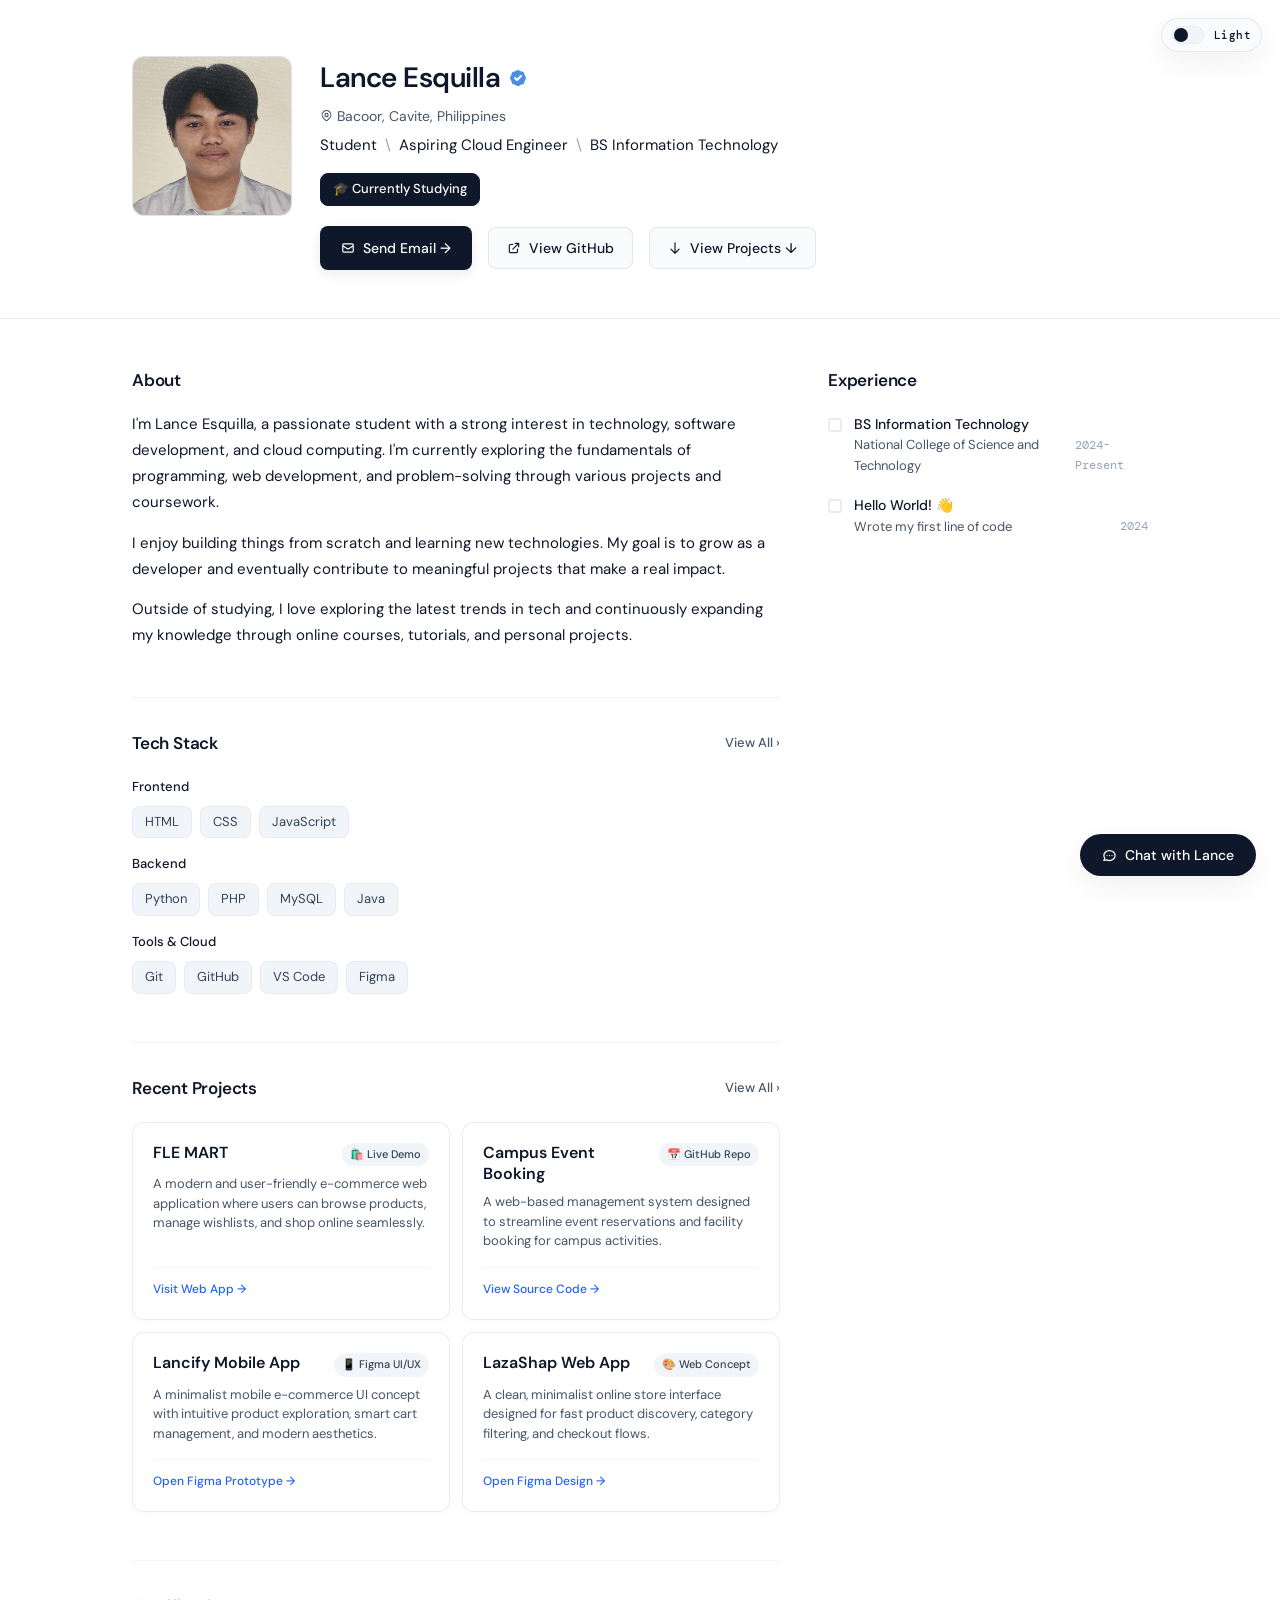
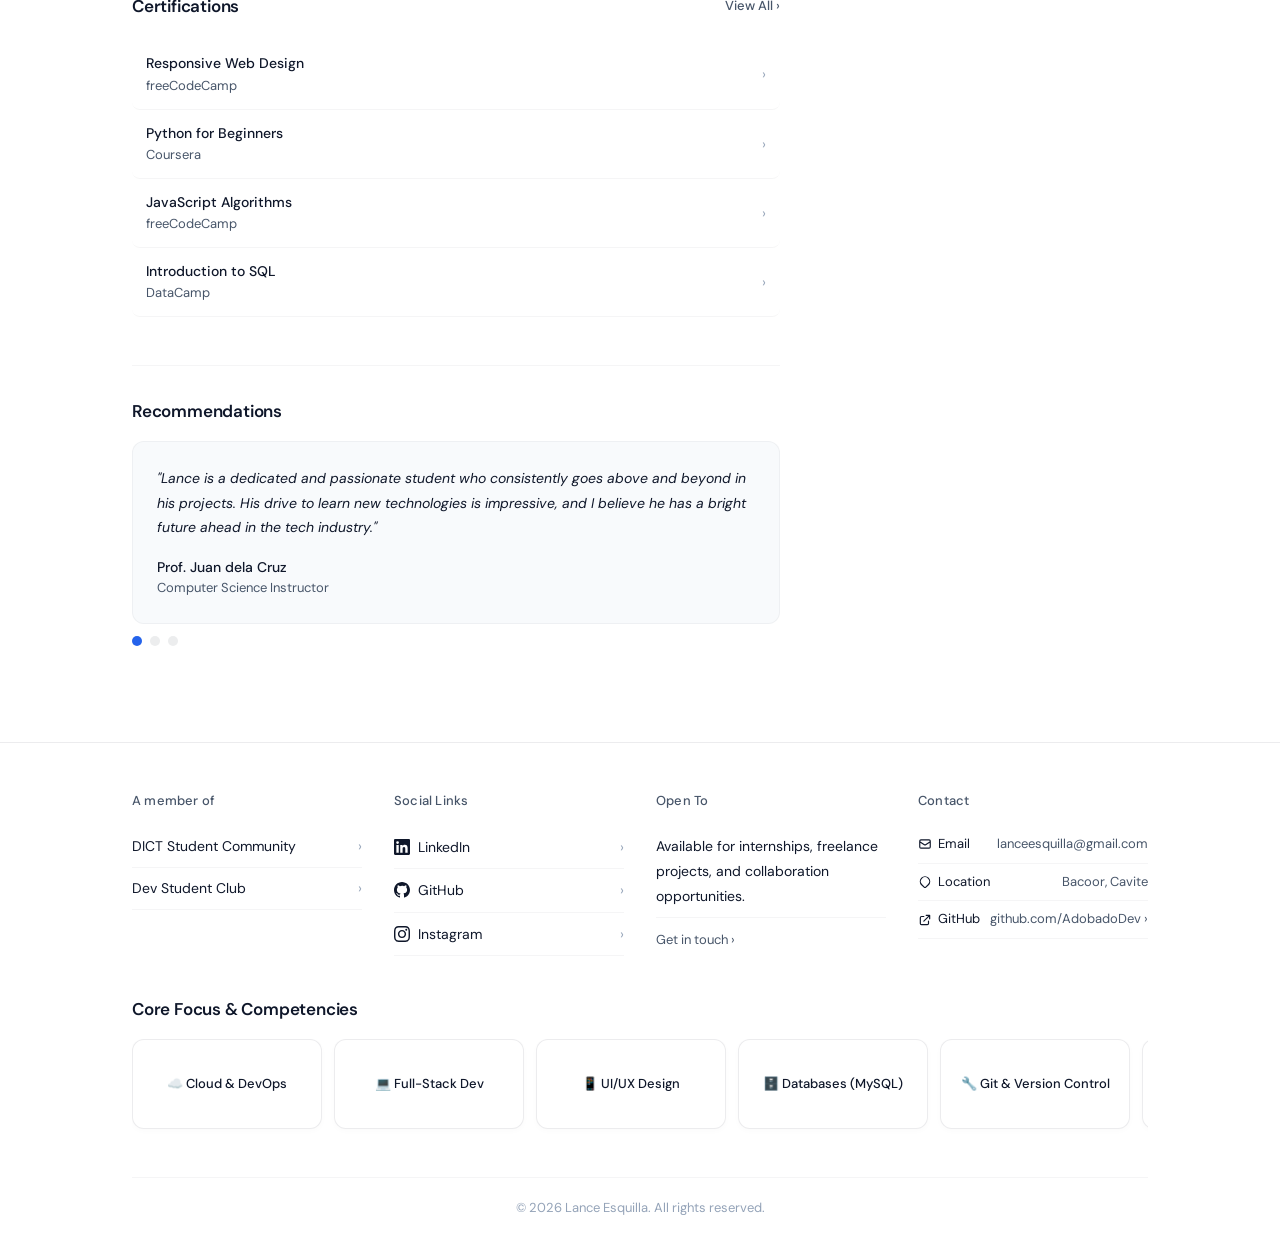
<file: index.html>
<!doctype html>
<html lang="en">

<head>
  <meta charset="UTF-8" />
  <meta name="viewport" content="width=device-width, initial-scale=1.0" />
  <meta name="description" content="Portfolio of Lance Esquilla - BS Information Technology student & aspiring Cloud Engineer. Explore my web development projects and UI/UX designs." />
  <meta name="keywords" content="Lance Esquilla, Portfolio, Aspiring Cloud Engineer, BSIT, Web Developer, AdobadoDev" />
  <meta name="author" content="Lance Esquilla" />
  <title>Lance Esquilla - Aspiring Cloud Engineer | Portfolio</title>
  <link rel="preconnect" href="https://fonts.googleapis.com" />
  <link
    href="https://fonts.googleapis.com/css2?family=DM+Sans:ital,opsz,wght@0,9..40,300;0,9..40,400;0,9..40,500;0,9..40,600;1,9..40,400&family=DM+Mono:wght@400;500&display=swap"
    rel="stylesheet" />
  <link rel="stylesheet" href="style.css" />
  <script src="theme.js"></script>
</head>

<body>
  <button class="theme-toggle" type="button" data-theme-toggle aria-pressed="false" aria-label="Switch theme">
    <span class="theme-toggle-track" aria-hidden="true">
      <span class="theme-toggle-thumb"></span>
    </span>
    <span class="theme-toggle-label" data-theme-label>Light</span>
  </button>
  <!-- HERO -->
  <section class="hero">
    <div class="container">
      <div class="hero-inner">
        <div class="avatar-wrap">
          <img id="profileImg" src="img/img-1.jpeg" style="width:100%;height:100%;object-fit:cover;" />
          <span class="avatar-placeholder"></span>
        </div>
        <div class="hero-info">
          <div class="hero-top">
            <div class="hero-name">
              Lance Esquilla
              <svg class="verified" viewBox="0 0 20 20" fill="#4a90e2">
                <path fill-rule="evenodd"
                  d="M6.267 3.455a3.066 3.066 0 001.745-.723 3.066 3.066 0 013.976 0 3.066 3.066 0 001.745.723 3.066 3.066 0 012.812 2.812c.051.643.304 1.254.723 1.745a3.066 3.066 0 010 3.976 3.066 3.066 0 00-.723 1.745 3.066 3.066 0 01-2.812 2.812 3.066 3.066 0 00-1.745.723 3.066 3.066 0 01-3.976 0 3.066 3.066 0 00-1.745-.723 3.066 3.066 0 01-2.812-2.812 3.066 3.066 0 00-.723-1.745 3.066 3.066 0 010-3.976 3.066 3.066 0 00.723-1.745 3.066 3.066 0 012.812-2.812zm7.44 5.252a1 1 0 00-1.414-1.414L9 10.586 7.707 9.293a1 1 0 00-1.414 1.414l2 2a1 1 0 001.414 0l4-4z"
                  clip-rule="evenodd" />
              </svg>
            </div>
          </div>
          <div class="hero-location">
            <svg width="13" height="13" fill="none" stroke="currentColor" stroke-width="2" viewBox="0 0 24 24">
              <path stroke-linecap="round" stroke-linejoin="round"
                d="M17.657 16.657L13.414 20.9a1.998 1.998 0 01-2.827 0l-4.244-4.243a8 8 0 1111.314 0z" />
              <path stroke-linecap="round" stroke-linejoin="round" d="M15 11a3 3 0 11-6 0 3 3 0 016 0z" />
            </svg>
            Bacoor, Cavite, Philippines
          </div>
          <div class="hero-title">
            Student <span class="title-sep">\</span> Aspiring Cloud Engineer <span class="title-sep">\</span> BS
            Information
            Technology
          </div>
          <div class="badge-row">
            <div class="badge badge-accent">🎓 Currently Studying</div>
          </div>
          <div class="hero-actions">
            <a href="mailto:lanceesquilla@gmail.com" class="btn-primary">
              <svg width="14" height="14" fill="none" stroke="currentColor" stroke-width="2" viewBox="0 0 24 24">
                <path stroke-linecap="round" stroke-linejoin="round"
                  d="M3 8l7.89 5.26a2 2 0 002.22 0L21 8M5 19h14a2 2 0 002-2V7a2 2 0 00-2-2H5a2 2 0 00-2 2v10a2 2 0 002 2z" />
              </svg>
              Send Email →
            </a>
            <a href="https://github.com/AdobadoDev" target="_blank" rel="noopener noreferrer" class="btn-ghost">
              <svg width="14" height="14" fill="none" stroke="currentColor" stroke-width="2" viewBox="0 0 24 24">
                <path stroke-linecap="round" stroke-linejoin="round"
                  d="M10 6H6a2 2 0 00-2 2v10a2 2 0 002 2h10a2 2 0 002-2v-4M14 4h6m0 0v6m0-6L10 14" />
              </svg>
              View GitHub
            </a>
            <a href="#projects" class="btn-ghost">
              <svg width="14" height="14" fill="none" stroke="currentColor" stroke-width="2" viewBox="0 0 24 24">
                <path stroke-linecap="round" stroke-linejoin="round"
                  d="M19 14l-7 7m0 0l-7-7m7 7V3" />
              </svg>
              View Projects ↓
            </a>
          </div>
        </div>
      </div>
    </div>
  </section>

  <!-- MAIN CONTENT -->
  <div class="container">
    <div class="main-grid">
      <!-- LEFT COLUMN -->
      <div>
        <!-- ABOUT -->
        <div class="section" id="about">
          <h2 class="section-title" style="margin-bottom: 16px">About</h2>
          <div class="about-text">
            <p>
              I'm Lance Esquilla, a passionate student with a strong interest
              in technology, software development, and cloud computing. I'm currently exploring
              the fundamentals of programming, web development, and
              problem-solving through various projects and coursework.
            </p>
            <p>
              I enjoy building things from scratch and learning new
              technologies. My goal is to grow as a developer and eventually
              contribute to meaningful projects that make a real impact.
            </p>
            <p>
              Outside of studying, I love exploring the latest trends in tech
              and continuously expanding my knowledge through online courses,
              tutorials, and personal projects.
            </p>
          </div>
        </div>

        <hr class="section-divider" />

        <!-- TECH STACK -->
        <div class="section" id="tech-stack">
          <div class="section-header">
            <h2 class="section-title">Tech Stack</h2>
            <a href="tech-stack.html" class="view-all">View All ›</a>
          </div>
          <div class="tech-category">
            <div class="tech-cat-label">Frontend</div>
            <div class="tag-row">
              <span class="tag">HTML</span>
              <span class="tag">CSS</span>
              <span class="tag">JavaScript</span>
            </div>
          </div>
          <div class="tech-category" style="margin-top: 16px">
            <div class="tech-cat-label">Backend</div>
            <div class="tag-row">
              <span class="tag">Python</span>
              <span class="tag">PHP</span>
              <span class="tag">MySQL</span>
              <span class="tag">Java</span>
            </div>
          </div>
          <div class="tech-category" style="margin-top: 16px">
            <div class="tech-cat-label">Tools & Cloud</div>
            <div class="tag-row">
              <span class="tag">Git</span>
              <span class="tag">GitHub</span>
              <span class="tag">VS Code</span>
              <span class="tag">Figma</span>
            </div>
          </div>
        </div>

        <hr class="section-divider" />

        <!-- PROJECTS -->
        <div class="section" id="projects">
          <div class="section-header">
            <h2 class="section-title">Recent Projects</h2>
            <a href="projects.html" class="view-all">View All ›</a>
          </div>
          <div class="projects-grid">
            <a href="https://esquillafrancislancelot-bsit-12a3.netlify.app/" target="_blank" rel="noopener noreferrer" class="project-card">
              <div class="project-card-header">
                <div class="project-name">FLE MART</div>
                <span class="project-badge">🛍️ Live Demo</span>
              </div>
              <div class="project-desc">
                A modern and user-friendly e-commerce web application where users can browse products, manage wishlists, and shop online seamlessly.
              </div>
              <div class="project-footer">
                <span class="project-link">Visit Web App →</span>
              </div>
            </a>

            <a href="https://github.com/AdobadoDev/Event-Reservation-and-Booking-Management-for-Campus-Activities" target="_blank" rel="noopener noreferrer" class="project-card">
              <div class="project-card-header">
                <div class="project-name">Campus Event Booking</div>
                <span class="project-badge">📅 GitHub Repo</span>
              </div>
              <div class="project-desc">
                A web-based management system designed to streamline event reservations and facility booking for campus activities.
              </div>
              <div class="project-footer">
                <span class="project-link">View Source Code →</span>
              </div>
            </a>

            <a href="https://www.figma.com/design/rDPmkAAqQOrpExLoH2JtaI/Untitled?t=QDL6HiDlJ0Fk2P1c-1" target="_blank" rel="noopener noreferrer" class="project-card">
              <div class="project-card-header">
                <div class="project-name">Lancify Mobile App</div>
                <span class="project-badge">📱 Figma UI/UX</span>
              </div>
              <div class="project-desc">
                A minimalist mobile e-commerce UI concept with intuitive product exploration, smart cart management, and modern aesthetics.
              </div>
              <div class="project-footer">
                <span class="project-link">Open Figma Prototype →</span>
              </div>
            </a>

            <a href="https://www.figma.com/design/9QLFkAbsCKOzWOdWrcNY8P/Untitled?node-id=0-1&t=QDL6HiDlJ0Fk2P1c-1" target="_blank" rel="noopener noreferrer" class="project-card">
              <div class="project-card-header">
                <div class="project-name">LazaShap Web App</div>
                <span class="project-badge">🎨 Web Concept</span>
              </div>
              <div class="project-desc">
                A clean, minimalist online store interface designed for fast product discovery, category filtering, and checkout flows.
              </div>
              <div class="project-footer">
                <span class="project-link">Open Figma Design →</span>
              </div>
            </a>
          </div>
        </div>

        <hr class="section-divider" />

        <!-- CERTIFICATIONS -->
        <div class="section" id="certifications">
          <div class="section-header">
            <h2 class="section-title">Certifications</h2>
            <a href="certifications.html" class="view-all">View All ›</a>
          </div>
          <ul class="cert-list">
            <li class="cert-item">
              <div>
                <div class="cert-name">Responsive Web Design</div>
                <div class="cert-issuer">freeCodeCamp</div>
              </div>
              <span class="cert-arrow">›</span>
            </li>
            <li class="cert-item">
              <div>
                <div class="cert-name">Python for Beginners</div>
                <div class="cert-issuer">Coursera</div>
              </div>
              <span class="cert-arrow">›</span>
            </li>
            <li class="cert-item">
              <div>
                <div class="cert-name">JavaScript Algorithms</div>
                <div class="cert-issuer">freeCodeCamp</div>
              </div>
              <span class="cert-arrow">›</span>
            </li>
            <li class="cert-item">
              <div>
                <div class="cert-name">Introduction to SQL</div>
                <div class="cert-issuer">DataCamp</div>
              </div>
              <span class="cert-arrow">›</span>
            </li>
          </ul>
        </div>

        <hr class="section-divider" />

        <!-- RECOMMENDATIONS -->
        <div class="section">
          <h2 class="section-title" style="margin-bottom: 16px">
            Recommendations
          </h2>
          <div class="rec-box">
            <div class="rec-quote">
              "Lance is a dedicated and passionate student who consistently
              goes above and beyond in his projects. His drive to learn new
              technologies is impressive, and I believe he has a bright future
              ahead in the tech industry."
            </div>
            <div class="rec-name">Prof. Juan dela Cruz</div>
            <div class="rec-role">Computer Science Instructor</div>
          </div>
          <div style="display: flex; gap: 8px; margin-top: 12px">
            <div style="
                  width: 10px;
                  height: 10px;
                  border-radius: 50%;
                  background: var(--accent);
                "></div>
            <div style="
                  width: 10px;
                  height: 10px;
                  border-radius: 50%;
                  background: var(--border);
                "></div>
            <div style="
                  width: 10px;
                  height: 10px;
                  border-radius: 50%;
                  background: var(--border);
                "></div>
          </div>
        </div>
      </div>

      <!-- RIGHT COLUMN (SIDEBAR) -->
      <div>
        <!-- EXPERIENCE -->
        <div>
          <div class="experience-title">Experience</div>
          <ul class="exp-list">
            <li class="exp-item">
              <div class="exp-dot"></div>
              <div class="exp-body">
                <div class="exp-role">BS Information Technology</div>
                <div class="exp-meta">
                  <span class="exp-org">National College of Science and Technology</span>
                  <span class="exp-year">2024-Present</span>
                </div>
              </div>
            </li>
            <li class="exp-item">
              <div class="exp-dot"></div>
              <div class="exp-body">
                <div class="exp-role">Hello World! 👋</div>
                <div class="exp-meta">
                  <span class="exp-org">Wrote my first line of code</span>
                  <span class="exp-year">2024</span>
                </div>
              </div>
            </li>
          </ul>
        </div>
      </div>
    </div>
  </div>

  <!-- FOOTER -->
  <div class="footer-section">
    <div class="container">
      <div class="footer-grid">
        <div>
          <div class="footer-col-title">A member of</div>
          <div style="font-size: 14px; color: var(--text); line-height: 1.8">
            <div style="
                  padding: 8px 0;
                  border-bottom: 1px solid var(--border2);
                  display: flex;
                  justify-content: space-between;
                ">
              DICT Student Community
              <span style="color: var(--text3)">›</span>
            </div>
            <div style="
                  padding: 8px 0;
                  border-bottom: 1px solid var(--border2);
                  display: flex;
                  justify-content: space-between;
                ">
              Dev Student Club
              <span style="color: var(--text3)">›</span>
            </div>
          </div>
        </div>
        <div>
          <div class="footer-col-title">Social Links</div>
          <a href="https://linkedin.com" target="_blank" rel="noopener noreferrer" class="footer-link">
            <div class="footer-link-left">
              <svg style="width: 16px; height: 16px; margin-right: 8px" viewBox="0 0 24 24" fill="currentColor">
                <path
                  d="M20.447 20.452h-3.554v-5.569c0-1.328-.027-3.037-1.852-3.037-1.853 0-2.136 1.445-2.136 2.939v5.667H9.351V9h3.414v1.561h.046c.477-.9 1.637-1.85 3.37-1.85 3.601 0 4.267 2.37 4.267 5.455v6.286zM5.337 7.433a2.062 2.062 0 01-2.063-2.065 2.064 2.064 0 112.063 2.065zm1.782 13.019H3.555V9h3.564v11.452zM22.225 0H1.771C.792 0 0 .774 0 1.729v20.542C0 23.227.792 24 1.771 24h20.451C23.2 24 24 23.227 24 22.271V1.729C24 .774 23.2 0 22.222 0h.003z" />
              </svg>
              LinkedIn
            </div>
            <span style="color: var(--text3)">›</span>
          </a>
          <a href="https://github.com/AdobadoDev" target="_blank" rel="noopener noreferrer" class="footer-link">
            <div class="footer-link-left">
              <svg style="width: 16px; height: 16px; margin-right: 8px" viewBox="0 0 24 24" fill="currentColor">
                <path
                  d="M12 0C5.374 0 0 5.373 0 12c0 5.302 3.438 9.8 8.207 11.387.599.111.793-.261.793-.577v-2.234c-3.338.726-4.033-1.416-4.033-1.416-.546-1.387-1.333-1.756-1.333-1.756-1.089-.745.083-.729.083-.729 1.205.084 1.839 1.237 1.839 1.237 1.07 1.834 2.807 1.304 3.492.997.107-.775.418-1.305.762-1.604-2.665-.305-5.467-1.334-5.467-5.931 0-1.311.469-2.381 1.236-3.221-.124-.303-.535-1.524.117-3.176 0 0 1.008-.322 3.301 1.23A11.509 11.509 0 0112 5.803c1.02.005 2.047.138 3.006.404 2.291-1.552 3.297-1.23 3.297-1.23.653 1.653.242 2.874.118 3.176.77.84 1.235 1.911 1.235 3.221 0 4.609-2.807 5.624-5.479 5.921.43.372.823 1.102.823 2.222v3.293c0 .319.192.694.801.576C20.566 21.797 24 17.3 24 12c0-6.627-5.373-12-12-12z" />
              </svg>
              GitHub
            </div>
            <span style="color: var(--text3)">›</span>
          </a>
          <a href="https://instagram.com" target="_blank" rel="noopener noreferrer" class="footer-link">
            <div class="footer-link-left">
              <svg style="width: 16px; height: 16px; margin-right: 8px" viewBox="0 0 24 24" fill="currentColor">
                <path
                  d="M12 2.163c3.204 0 3.584.012 4.85.07 3.252.148 4.771 1.691 4.919 4.919.058 1.265.069 1.645.069 4.849 0 3.205-.012 3.584-.069 4.849-.149 3.225-1.664 4.771-4.919 4.919-1.266.058-1.644.07-4.85.07-3.204 0-3.584-.012-4.849-.07-3.26-.149-4.771-1.699-4.919-4.92-.058-1.265-.07-1.644-.07-4.849 0-3.204.013-3.583.07-4.849.149-3.227 1.664-4.771 4.919-4.919 1.266-.057 1.645-.069 4.849-.069zm0-2.163c-3.259 0-3.667.014-4.947.072-4.358.2-6.78 2.618-6.98 6.98-.059 1.281-.073 1.689-.073 4.948 0 3.259.014 3.668.072 4.948.2 4.358 2.618 6.78 6.98 6.98 1.281.058 1.689.072 4.948.072 3.259 0 3.668-.014 4.948-.072 4.354-.2 6.782-2.618 6.979-6.98.059-1.28.073-1.689.073-4.948 0-3.259-.014-3.667-.072-4.947-.196-4.354-2.617-6.78-6.979-6.98-1.281-.059-1.69-.073-4.949-.073zm0 5.838c-3.403 0-6.162 2.759-6.162 6.162s2.759 6.163 6.162 6.163 6.162-2.759 6.162-6.163c0-3.403-2.759-6.162-6.162-6.162zm0 10.162c-2.209 0-4-1.79-4-4 0-2.209 1.791-4 4-4s4 1.791 4 4c0 2.21-1.791 4-4 4zm6.406-11.845c-.796 0-1.441.645-1.441 1.44s.645 1.44 1.441 1.44c.795 0 1.439-.645 1.439-1.44s-.644-1.44-1.449-1.44z" />
              </svg>
              Instagram
            </div>
            <span style="color: var(--text3)">›</span>
          </a>
        </div>
        <div>
          <div class="footer-col-title">Open To</div>
          <div style="font-size: 14px; color: var(--text); line-height: 1.8">
            <div style="padding: 8px 0; border-bottom: 1px solid var(--border2)">
              Available for internships, freelance projects, and collaboration
              opportunities.
            </div>
            <a href="mailto:lanceesquilla@gmail.com" style="
                  display: inline-flex;
                  align-items: center;
                  gap: 4px;
                  margin-top: 10px;
                  font-size: 13px;
                  color: var(--text2);
                ">
              Get in touch ›
            </a>
          </div>
        </div>
        <div>
          <div class="footer-col-title">Contact</div>
          <div class="footer-contact-val-row">
            <span style="
                  display: flex;
                  align-items: center;
                  gap: 6px;
                  font-size: 13px;
                ">
              <svg width="14" height="14" fill="none" stroke="currentColor" stroke-width="2" viewBox="0 0 24 24">
                <path stroke-linecap="round" stroke-linejoin="round"
                  d="M3 8l7.89 5.26a2 2 0 002.22 0L21 8M5 19h14a2 2 0 002-2V7a2 2 0 00-2-2H5a2 2 0 00-2 2v10a2 2 0 002 2z" />
              </svg>
              Email
            </span>
            <a href="mailto:lanceesquilla@gmail.com" style="font-size: 13px; color: var(--text2)">lanceesquilla@gmail.com</a>
          </div>
          <div class="footer-contact-val-row">
            <span style="
                  display: flex;
                  align-items: center;
                  gap: 6px;
                  font-size: 13px;
                ">
              <svg width="14" height="14" fill="none" stroke="currentColor" stroke-width="2" viewBox="0 0 24 24">
                <path stroke-linecap="round" stroke-linejoin="round"
                  d="M17.657 16.657L13.414 20.9a1.998 1.998 0 01-2.827 0l-4.244-4.243a8 8 0 1111.314 0z" />
              </svg>
              Location
            </span>
            <span style="font-size: 13px; color: var(--text2)">Bacoor, Cavite</span>
          </div>
          <div class="footer-contact-val-row">
            <span style="
                  display: flex;
                  align-items: center;
                  gap: 6px;
                  font-size: 13px;
                ">
              <svg width="14" height="14" fill="none" stroke="currentColor" stroke-width="2" viewBox="0 0 24 24">
                <path stroke-linecap="round" stroke-linejoin="round"
                  d="M10 6H6a2 2 0 00-2 2v10a2 2 0 002 2h10a2 2 0 002-2v-4M14 4h6m0 0v6m0-6L10 14" />
              </svg>
              GitHub
            </span>
            <a href="https://github.com/AdobadoDev" target="_blank" rel="noopener noreferrer" style="font-size: 13px; color: var(--text2)">github.com/AdobadoDev ›</a>
          </div>
        </div>
      </div>

      <!-- HIGHLIGHTS / COMPETENCIES -->
      <div style="margin-bottom: 40px">
        <div class="section-title" style="margin-bottom: 16px">Core Focus & Competencies</div>
        <div class="gallery-grid">
          <div class="gallery-img">
            <span>☁️ Cloud & DevOps</span>
          </div>
          <div class="gallery-img">
            <span>💻 Full-Stack Dev</span>
          </div>
          <div class="gallery-img">
            <span>📱 UI/UX Design</span>
          </div>
          <div class="gallery-img">
            <span>🗄️ Databases (MySQL)</span>
          </div>
          <div class="gallery-img">
            <span>🔧 Git & Version Control</span>
          </div>
          <div class="gallery-img">
            <span>⚡ Responsive Systems</span>
          </div>
        </div>
      </div>

      <div class="footer-bottom">
        © 2026 Lance Esquilla. All rights reserved.
      </div>
    </div>
  </div>

  <!-- CHAT BUTTON -->
  <button class="chat-btn" onclick="toggleChat()">
    <svg width="15" height="15" fill="none" stroke="currentColor" stroke-width="2" viewBox="0 0 24 24">
      <path stroke-linecap="round" stroke-linejoin="round"
        d="M8 12h.01M12 12h.01M16 12h.01M21 12c0 4.418-4.03 8-9 8a9.863 9.863 0 01-4.255-.949L3 20l1.395-3.72C3.512 15.042 3 13.574 3 12c0-4.418 4.03-8 9-8s9 3.582 9 8z" />
    </svg>
    Chat with Lance
  </button>

  <div class="chat-window" id="chatWindow">
    <div class="chat-header">
      <span>Chat with Lance</span>
      <button class="close-chat" onclick="toggleChat()">×</button>
    </div>
    <div class="chat-body" id="chatBody">
      <div class="chat-message bot">Hello! I'm currently 🛏️ asleep, but you can leave a message!</div>
    </div>
    <div class="chat-footer">
      <input type="text" id="chatInput" placeholder="Type a message..." onkeypress="handleChatKeyPress(event)" />
      <button onclick="sendChatMessage()">Send</button>
    </div>
  </div>

  <script src="chat.js"></script>
</body>

</html>
</file>
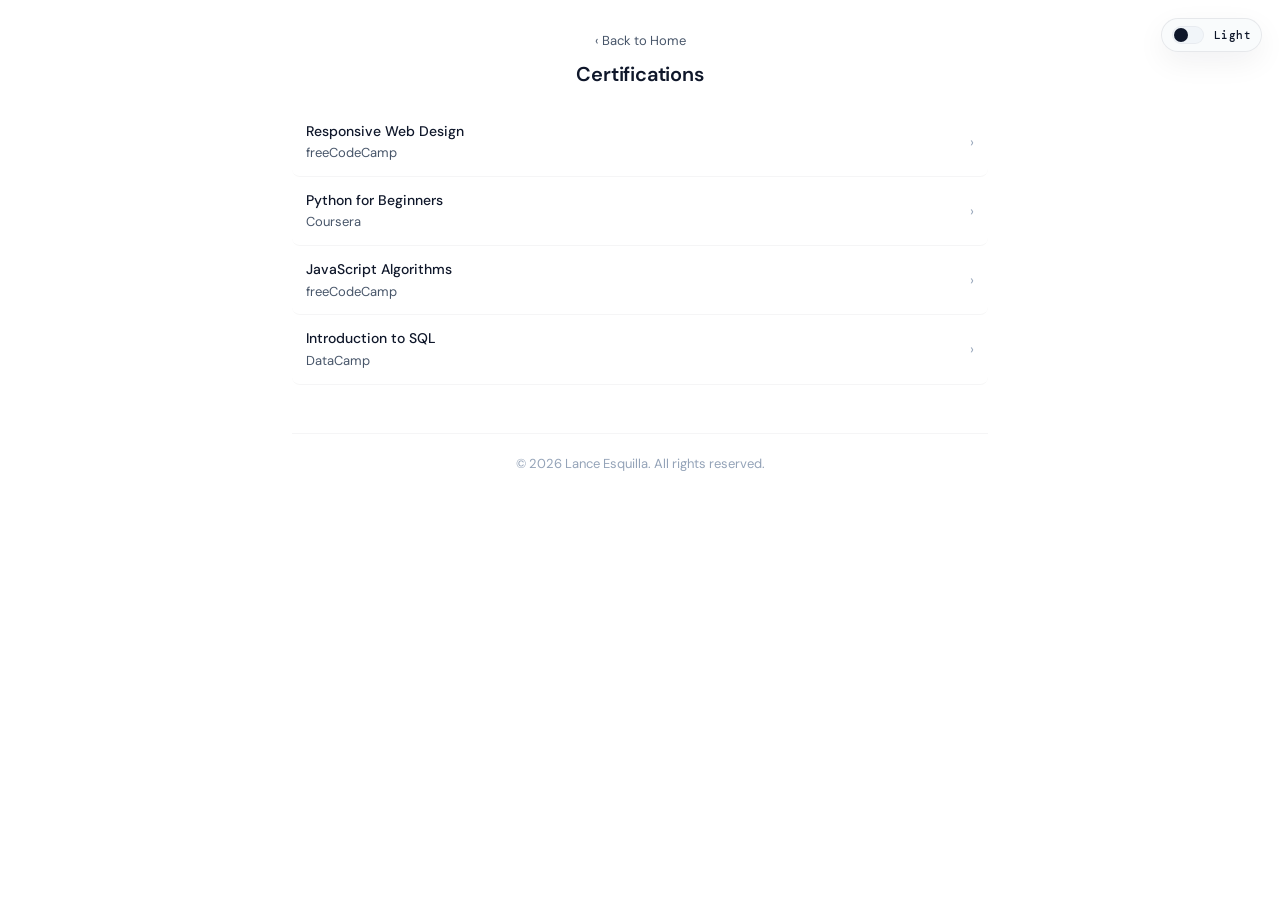
<file: certifications.html>
<!DOCTYPE html>
<html lang="en">
<head>
<meta charset="UTF-8" />
<meta name="viewport" content="width=device-width, initial-scale=1.0" />
<title>Certifications - Lance Esquilla</title>
<link rel="preconnect" href="https://fonts.googleapis.com" />
<link href="https://fonts.googleapis.com/css2?family=DM+Sans:ital,opsz,wght@0,9..40,300;0,9..40,400;0,9..40,500;0,9..40,600;1,9..40,400&family=DM+Mono:wght@400;500&display=swap" rel="stylesheet" />
<link rel="stylesheet" href="style.css" />
<script src="theme.js"></script>
</head>
<body>
  <button class="theme-toggle" type="button" data-theme-toggle aria-pressed="false" aria-label="Switch theme">
    <span class="theme-toggle-track" aria-hidden="true">
      <span class="theme-toggle-thumb"></span>
    </span>
    <span class="theme-toggle-label" data-theme-label>Light</span>
  </button>
  <div class="container page-narrow">
    <div class="page-header">
      <div></div>
      <div class="page-header-main">
        <a href="index.html#certifications" class="back-link">&lsaquo; Back to Home</a>
        <h1 class="page-title">Certifications</h1>
      </div>
      <div></div>
    </div>

    <div class="section">
      <ul class="cert-list">
        <li class="cert-item">
          <div>
            <div class="cert-name">Responsive Web Design</div>
            <div class="cert-issuer">freeCodeCamp</div>
          </div>
          <span class="cert-arrow">›</span>
        </li>
        <li class="cert-item">
          <div>
            <div class="cert-name">Python for Beginners</div>
            <div class="cert-issuer">Coursera</div>
          </div>
          <span class="cert-arrow">›</span>
        </li>
        <li class="cert-item">
          <div>
            <div class="cert-name">JavaScript Algorithms</div>
            <div class="cert-issuer">freeCodeCamp</div>
          </div>
          <span class="cert-arrow">›</span>
        </li>
        <li class="cert-item">
          <div>
            <div class="cert-name">Introduction to SQL</div>
            <div class="cert-issuer">DataCamp</div>
          </div>
          <span class="cert-arrow">›</span>
        </li>
      </ul>
    </div>

    <div class="page-footer">© 2026 Lance Esquilla. All rights reserved.</div>
  </div>
</body>
</html>
</file>
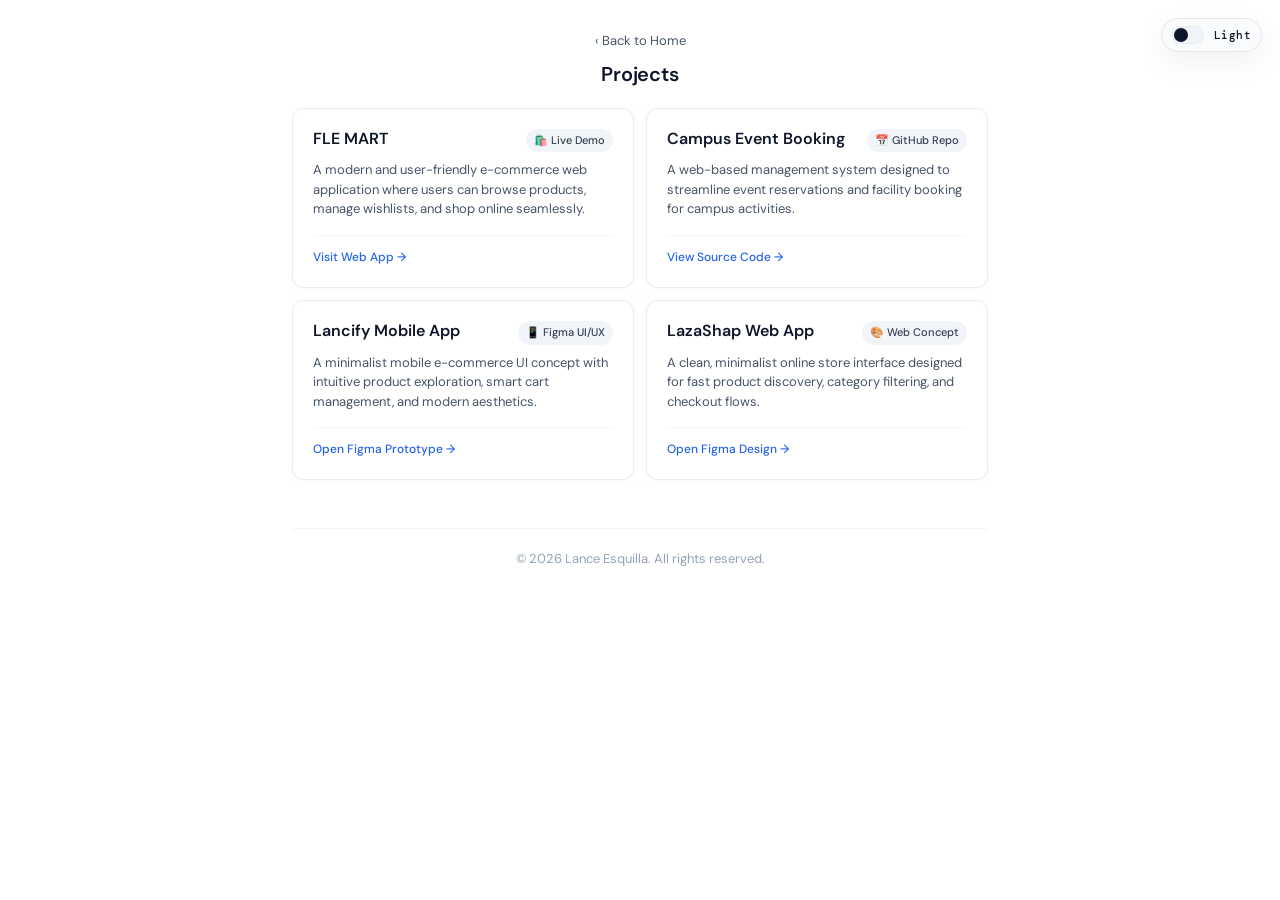
<file: projects.html>
<!DOCTYPE html>
<html lang="en">
<head>
<meta charset="UTF-8" />
<meta name="viewport" content="width=device-width, initial-scale=1.0" />
<title>Projects - Lance Esquilla</title>
<link rel="preconnect" href="https://fonts.googleapis.com" />
<link href="https://fonts.googleapis.com/css2?family=DM+Sans:ital,opsz,wght@0,9..40,300;0,9..40,400;0,9..40,500;0,9..40,600;1,9..40,400&family=DM+Mono:wght@400;500&display=swap" rel="stylesheet" />
<link rel="stylesheet" href="style.css" />
<script src="theme.js"></script>
</head>
<body>
  <button class="theme-toggle" type="button" data-theme-toggle aria-pressed="false" aria-label="Switch theme">
    <span class="theme-toggle-track" aria-hidden="true">
      <span class="theme-toggle-thumb"></span>
    </span>
    <span class="theme-toggle-label" data-theme-label>Light</span>
  </button>
  <div class="container page-narrow">
    <div class="page-header">
      <div></div>
      <div class="page-header-main">
        <a href="index.html#projects" class="back-link">&lsaquo; Back to Home</a>
        <h1 class="page-title">Projects</h1>
      </div>
      <div></div>
    </div>

    <div class="section">
      <div class="projects-grid">
        <a href="https://esquillafrancislancelot-bsit-12a3.netlify.app/" target="_blank" rel="noopener noreferrer" class="project-card">
          <div class="project-card-header">
            <div class="project-name">FLE MART</div>
            <span class="project-badge">🛍️ Live Demo</span>
          </div>
          <div class="project-desc">
            A modern and user-friendly e-commerce web application where users can browse products, manage wishlists, and shop online seamlessly.
          </div>
          <div class="project-footer">
            <span class="project-link">Visit Web App →</span>
          </div>
        </a>

        <a href="https://github.com/AdobadoDev/Event-Reservation-and-Booking-Management-for-Campus-Activities" target="_blank" rel="noopener noreferrer" class="project-card">
          <div class="project-card-header">
            <div class="project-name">Campus Event Booking</div>
            <span class="project-badge">📅 GitHub Repo</span>
          </div>
          <div class="project-desc">
            A web-based management system designed to streamline event reservations and facility booking for campus activities.
          </div>
          <div class="project-footer">
            <span class="project-link">View Source Code →</span>
          </div>
        </a>

        <a href="https://www.figma.com/design/rDPmkAAqQOrpExLoH2JtaI/Untitled?t=QDL6HiDlJ0Fk2P1c-1" target="_blank" rel="noopener noreferrer" class="project-card">
          <div class="project-card-header">
            <div class="project-name">Lancify Mobile App</div>
            <span class="project-badge">📱 Figma UI/UX</span>
          </div>
          <div class="project-desc">
            A minimalist mobile e-commerce UI concept with intuitive product exploration, smart cart management, and modern aesthetics.
          </div>
          <div class="project-footer">
            <span class="project-link">Open Figma Prototype →</span>
          </div>
        </a>

        <a href="https://www.figma.com/design/9QLFkAbsCKOzWOdWrcNY8P/Untitled?node-id=0-1&t=QDL6HiDlJ0Fk2P1c-1" target="_blank" rel="noopener noreferrer" class="project-card">
          <div class="project-card-header">
            <div class="project-name">LazaShap Web App</div>
            <span class="project-badge">🎨 Web Concept</span>
          </div>
          <div class="project-desc">
            A clean, minimalist online store interface designed for fast product discovery, category filtering, and checkout flows.
          </div>
          <div class="project-footer">
            <span class="project-link">Open Figma Design →</span>
          </div>
        </a>
      </div>
    </div>

    <div class="page-footer">© 2026 Lance Esquilla. All rights reserved.</div>
  </div>
</body>
</html>
</file>
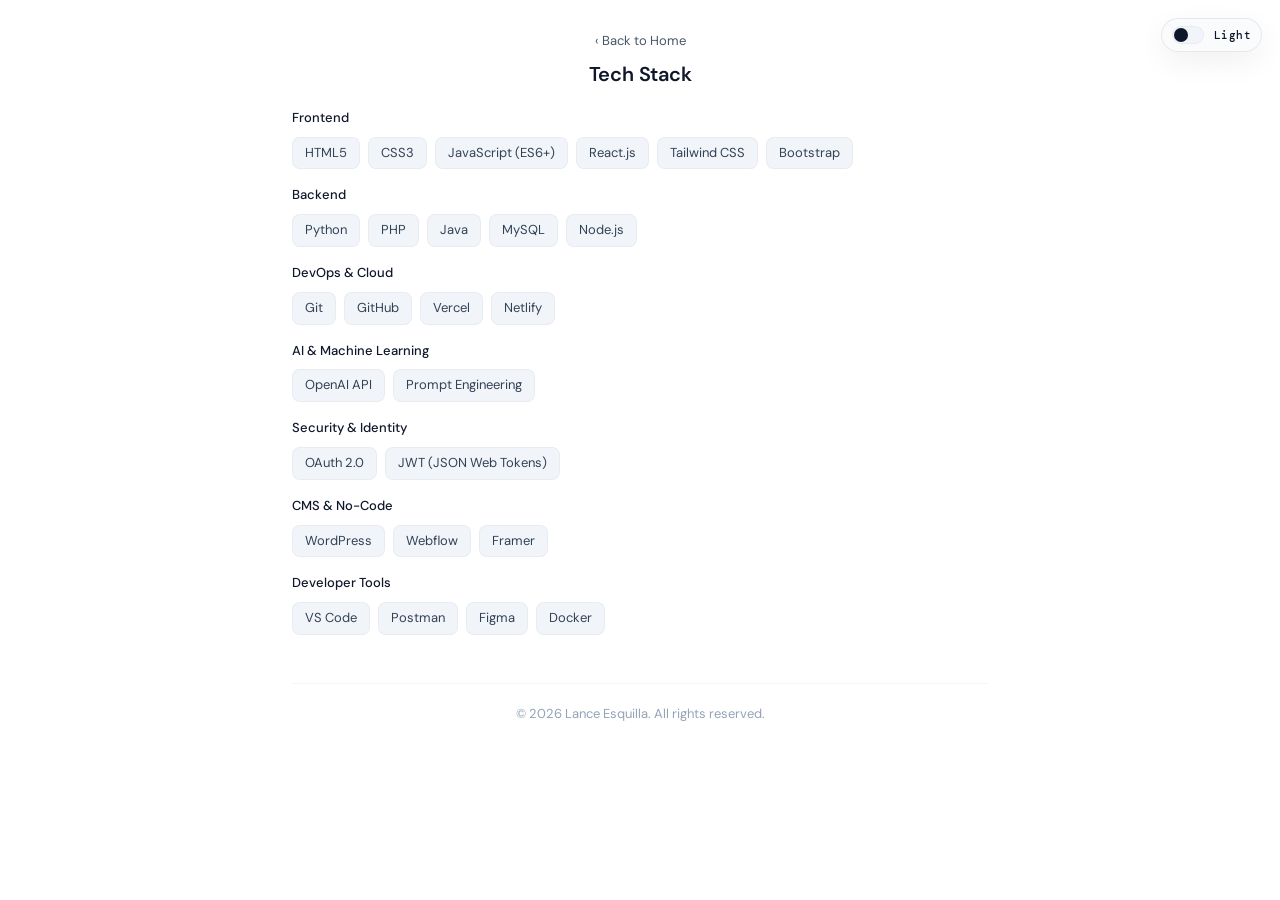
<file: tech-stack.html>
<!DOCTYPE html>
<html lang="en">
<head>
<meta charset="UTF-8" />
<meta name="viewport" content="width=device-width, initial-scale=1.0" />
<title>Tech Stack - Lance Esquilla</title>
<link rel="preconnect" href="https://fonts.googleapis.com" />
<link href="https://fonts.googleapis.com/css2?family=DM+Sans:ital,opsz,wght@0,9..40,300;0,9..40,400;0,9..40,500;0,9..40,600;1,9..40,400&family=DM+Mono:wght@400;500&display=swap" rel="stylesheet" />
<link rel="stylesheet" href="style.css" />
<script src="theme.js"></script>
</head>
<body>
  <button class="theme-toggle" type="button" data-theme-toggle aria-pressed="false" aria-label="Switch theme">
    <span class="theme-toggle-track" aria-hidden="true">
      <span class="theme-toggle-thumb"></span>
    </span>
    <span class="theme-toggle-label" data-theme-label>Light</span>
  </button>
  <div class="container page-narrow">
    <div class="page-header">
      <div></div>
      <div class="page-header-main">
        <a href="index.html#tech-stack" class="back-link">&lsaquo; Back to Home</a>
        <h1 class="page-title">Tech Stack</h1>
      </div>
      <div></div>
    </div>

    <div class="section">
      <div class="tech-category">
        <div class="tech-cat-label">Frontend</div>
        <div class="tag-row">
          <span class="tag">HTML5</span>
          <span class="tag">CSS3</span>
          <span class="tag">JavaScript (ES6+)</span>
          <span class="tag">React.js</span>
          <span class="tag">Tailwind CSS</span>
          <span class="tag">Bootstrap</span>
        </div>
      </div>

      <div class="tech-category" style="margin-top:16px;">
        <div class="tech-cat-label">Backend</div>
        <div class="tag-row">
          <span class="tag">Python</span>
          <span class="tag">PHP</span>
          <span class="tag">Java</span>
          <span class="tag">MySQL</span>
          <span class="tag">Node.js</span>
        </div>
      </div>

      <div class="tech-category" style="margin-top:16px;">
        <div class="tech-cat-label">DevOps &amp; Cloud</div>
        <div class="tag-row">
          <span class="tag">Git</span>
          <span class="tag">GitHub</span>
          <span class="tag">Vercel</span>
          <span class="tag">Netlify</span>
        </div>
      </div>

      <div class="tech-category" style="margin-top:16px;">
        <div class="tech-cat-label">AI &amp; Machine Learning</div>
        <div class="tag-row">
          <span class="tag">OpenAI API</span>
          <span class="tag">Prompt Engineering</span>
        </div>
      </div>

      <div class="tech-category" style="margin-top:16px;">
        <div class="tech-cat-label">Security &amp; Identity</div>
        <div class="tag-row">
          <span class="tag">OAuth 2.0</span>
          <span class="tag">JWT (JSON Web Tokens)</span>
        </div>
      </div>

      <div class="tech-category" style="margin-top:16px;">
        <div class="tech-cat-label">CMS &amp; No-Code</div>
        <div class="tag-row">
          <span class="tag">WordPress</span>
          <span class="tag">Webflow</span>
          <span class="tag">Framer</span>
        </div>
      </div>

      <div class="tech-category" style="margin-top:16px;">
        <div class="tech-cat-label">Developer Tools</div>
        <div class="tag-row">
          <span class="tag">VS Code</span>
          <span class="tag">Postman</span>
          <span class="tag">Figma</span>
          <span class="tag">Docker</span>
        </div>
      </div>
    </div>

    <div class="page-footer">© 2026 Lance Esquilla. All rights reserved.</div>
  </div>
</body>
</html>
</file>
<file: style.css>
*,
*::before,
*::after {
  box-sizing: border-box;
  margin: 0;
  padding: 0;
}

:root {
  --bg: #ffffff;
  --bg2: #f8fafc;
  --bg3: #f1f5f9;
  --text: #0f172a;
  --text2: #475569;
  --text3: #94a3b8;
  --border: rgba(15, 23, 42, 0.08);
  --border2: rgba(15, 23, 42, 0.04);
  --accent: #2563eb;
  --accent-bg: #0f172a;
  --accent-text: #ffffff;
  --tag-bg: #f1f5f9;
  --tag-text: #334155;
  --surface-strong: #0f172a;
  --surface-strong-muted: rgba(255, 255, 255, 0.4);
  --surface-strong-soft: rgba(255, 255, 255, 0.35);
  --surface-pattern: rgba(255, 255, 255, 0.01);
  --shadow-soft: 0 10px 30px rgba(15, 23, 42, 0.06);
  --radius: 12px;
  --radius-sm: 8px;
  --font: "DM Sans", -apple-system, BlinkMacSystemFont, "Segoe UI", Roboto, sans-serif;
  --mono: "DM Mono", ui-monospace, monospace;
}

:root[data-theme="dark"] {
  --bg: #0d1117;
  --bg2: #161b22;
  --bg3: #21262d;
  --text: #f0f6fc;
  --text2: #8b949e;
  --text3: #6e7681;
  --border: rgba(240, 246, 252, 0.12);
  --border2: rgba(240, 246, 252, 0.07);
  --accent: #58a6ff;
  --accent-bg: #388bfd;
  --accent-text: #ffffff;
  --tag-bg: #1f242c;
  --tag-text: #c9d1d9;
  --surface-strong: #161b22;
  --surface-strong-muted: rgba(240, 246, 252, 0.5);
  --surface-strong-soft: rgba(240, 246, 252, 0.3);
  --surface-pattern: rgba(240, 246, 252, 0.03);
  --shadow-soft: 0 16px 40px rgba(0, 0, 0, 0.4);
}

body {
  font-family: var(--font);
  background: var(--bg);
  color: var(--text);
  font-size: 15px;
  line-height: 1.6;
  -webkit-font-smoothing: antialiased;
  transition:
    background-color 0.25s ease,
    color 0.25s ease;
}

a {
  color: inherit;
  text-decoration: none;
}

/* ── LAYOUT ── */
.container {
  max-width: 1080px;
  margin: 0 auto;
  padding: 0 32px;
}
.page-narrow {
  max-width: 760px;
}

/* ── PAGE ── */
.page-header {
  padding: 28px 0 18px;
  display: flex;
  align-items: flex-start;
  justify-content: space-between;
  gap: 16px;
}
.page-header-main {
  flex: 1;
  text-align: center;
}
.back-link {
  display: inline-flex;
  align-items: center;
  gap: 6px;
  font-size: 13px;
  color: var(--text2);
  margin-bottom: 6px;
  transition: color 0.15s ease, transform 0.15s ease;
}
.back-link:hover {
  color: var(--accent);
  transform: translateX(-3px);
}
.page-title {
  font-size: 20px;
  font-weight: 600;
  letter-spacing: -0.2px;
}
.theme-toggle {
  position: absolute;
  top: 18px;
  right: 18px;
  z-index: 10;
  display: inline-flex;
  align-items: center;
  gap: 10px;
  min-width: 98px;
  justify-content: center;
  border: 1px solid var(--border);
  border-radius: 999px;
  background: color-mix(in srgb, var(--bg2) 82%, transparent);
  color: var(--text);
  padding: 7px 10px;
  font: 500 12px var(--font);
  cursor: pointer;
  box-shadow: var(--shadow-soft);
  backdrop-filter: blur(14px);
  transition:
    background-color 0.2s ease,
    color 0.2s ease,
    border-color 0.2s ease,
    transform 0.2s ease;
}
.theme-toggle:hover {
  transform: translateY(-1px);
}
.theme-toggle-track {
  position: relative;
  width: 32px;
  height: 18px;
  border-radius: 999px;
  background: var(--bg3);
  border: 1px solid var(--border2);
}
.theme-toggle-thumb {
  position: absolute;
  top: 1px;
  left: 1px;
  width: 14px;
  height: 14px;
  border-radius: 50%;
  background: var(--accent-bg);
  transition:
    transform 0.2s ease,
    background-color 0.2s ease;
}
:root[data-theme="dark"] .theme-toggle-thumb {
  transform: translateX(14px);
}
.theme-toggle-label {
  font-family: var(--mono);
  font-size: 11px;
  letter-spacing: 0.4px;
}
.page-footer {
  border-top: 1px solid var(--border2);
  padding: 20px 0 36px;
  margin-top: 24px;
  font-size: 13px;
  color: var(--text3);
  text-align: center;
}

/* ── HERO ── */
.hero {
  padding: 56px 0 48px;
  border-bottom: 1px solid var(--border);
}
.hero-inner {
  display: flex;
  align-items: flex-start;
  gap: 28px;
}
.avatar-wrap {
  position: relative;
  flex-shrink: 0;
  width: 160px;
  height: 160px;
  border-radius: 12px;
  background: var(--bg3);
  overflow: hidden;
  display: flex;
  align-items: center;
  justify-content: center;
  border: 1px solid var(--border);
}
.avatar-placeholder {
  font-size: 48px;
  font-weight: 600;
  color: var(--text2);
  letter-spacing: -1px;
  font-family: var(--mono);
}

.avatar-overlay {
  position: absolute;
  top: 0;
  left: 0;
  width: 100%;
  height: 100%;
  background: rgba(0, 0, 0, 0.6);
  color: #fff;
  display: flex;
  flex-direction: column;
  align-items: center;
  justify-content: center;
  opacity: 0;
  transition: opacity 0.3s ease;
  backdrop-filter: blur(2px);
  z-index: 10;
}

.avatar-wrap:hover .avatar-overlay {
  opacity: 1;
}

.avatar-overlay-text {
  font-size: 14px;
  font-weight: 500;
  margin-top: 8px;
}

.hero-info {
  flex: 1;
}
.hero-top {
  display: flex;
  align-items: flex-start;
  justify-content: space-between;
  flex-wrap: wrap;
  gap: 12px;
  margin-bottom: 4px;
}
.hero-name {
  font-size: 28px;
  font-weight: 600;
  letter-spacing: -0.5px;
  display: flex;
  align-items: center;
  gap: 8px;
}
.verified {
  width: 20px;
  height: 20px;
  color: #4a90e2;
}
.hero-location {
  font-size: 14px;
  color: var(--text2);
  margin-bottom: 6px;
  display: flex;
  align-items: center;
  gap: 4px;
}
.hero-title {
  font-size: 15px;
  color: var(--text);
  margin-bottom: 16px;
  font-weight: 400;
}
.title-sep {
  color: var(--text3);
  margin: 0 4px;
}
.badge-row {
  display: flex;
  gap: 10px;
  flex-wrap: wrap;
  margin-bottom: 20px;
}
.badge {
  display: inline-flex;
  align-items: center;
  gap: 6px;
  background: var(--bg2);
  border: 1px solid var(--border);
  border-radius: var(--radius-sm);
  padding: 5px 12px;
  font-size: 13px;
  font-weight: 500;
  color: var(--text);
}
.badge-accent {
  background: var(--accent-bg);
  color: var(--accent-text);
  border-color: var(--accent-bg);
}
.hero-actions {
  display: flex;
  align-items: center;
  gap: 16px;
  flex-wrap: wrap;
}
.btn-primary {
  display: inline-flex;
  align-items: center;
  gap: 8px;
  background: var(--accent-bg);
  color: var(--accent-text);
  border: 1px solid transparent;
  border-radius: var(--radius-sm);
  padding: 10px 20px;
  font-size: 14px;
  font-weight: 500;
  cursor: pointer;
  font-family: var(--font);
  box-shadow: 0 4px 14px rgba(0, 0, 0, 0.08);
  transition:
    transform 0.2s cubic-bezier(0.16, 1, 0.3, 1),
    box-shadow 0.2s ease,
    opacity 0.2s ease;
}
.btn-primary:hover {
  transform: translateY(-2px);
  box-shadow: 0 6px 18px rgba(0, 0, 0, 0.14);
  opacity: 0.95;
}
.btn-primary:active {
  transform: translateY(0);
}
.btn-ghost {
  display: inline-flex;
  align-items: center;
  gap: 8px;
  color: var(--text);
  background: var(--bg2);
  border: 1px solid var(--border);
  border-radius: var(--radius-sm);
  padding: 9px 18px;
  font-size: 14px;
  font-weight: 500;
  cursor: pointer;
  font-family: var(--font);
  transition:
    transform 0.2s cubic-bezier(0.16, 1, 0.3, 1),
    background-color 0.2s ease,
    border-color 0.2s ease,
    color 0.2s ease,
    box-shadow 0.2s ease;
}
.btn-ghost:hover {
  background: var(--bg3);
  border-color: var(--border);
  transform: translateY(-2px);
  color: var(--text);
  box-shadow: 0 4px 12px rgba(0, 0, 0, 0.04);
}
.btn-ghost:active {
  transform: translateY(0);
}

/* ── MAIN GRID ── */
.main-grid {
  display: grid;
  grid-template-columns: 1fr 320px;
  gap: 48px;
  padding: 48px 0;
  align-items: start;
}

/* ── SECTION ── */
.section {
  margin-bottom: 48px;
}
.section-header {
  display: flex;
  align-items: center;
  justify-content: space-between;
  margin-bottom: 20px;
}
.section-title {
  font-size: 17px;
  font-weight: 600;
  letter-spacing: -0.2px;
}
.view-all {
  font-size: 13px;
  color: var(--text2);
  display: flex;
  align-items: center;
  gap: 4px;
  font-weight: 500;
  transition: color 0.15s ease, transform 0.15s ease;
}
.view-all:hover {
  color: var(--accent);
  transform: translateX(3px);
}
.section-divider {
  border: none;
  border-top: 1px solid var(--border2);
  margin: 32px 0;
}

/* ── ABOUT ── */
.about-text p {
  font-size: 15px;
  color: var(--text);
  line-height: 1.75;
  margin-bottom: 14px;
}
.about-text p:last-child {
  margin-bottom: 0;
}

/* ── STUDENT CARD ── */
.student-card {
  background: var(--surface-strong);
  border-radius: 14px;
  padding: 28px;
  color: var(--accent-text);
  font-family: var(--mono);
  position: relative;
  overflow: hidden;
  min-height: 220px;
  margin-bottom: 14px;
  box-shadow: var(--shadow-soft);
}
.card-icon {
  font-size: 22px;
  margin-bottom: 20px;
  opacity: 0.9;
}
.card-label {
  font-size: 11px;
  letter-spacing: 1.5px;
  text-transform: uppercase;
  color: var(--surface-strong-muted);
  margin-bottom: 4px;
  font-family: var(--mono);
}
.card-title {
  font-size: 16px;
  font-weight: 500;
  color: var(--accent-text);
  letter-spacing: 0.5px;
  margin-bottom: 24px;
}
.card-sublabel {
  font-size: 10px;
  letter-spacing: 1.5px;
  text-transform: uppercase;
  color: var(--surface-strong-soft);
  margin-bottom: 4px;
}
.card-name {
  font-size: 20px;
  font-weight: 500;
  letter-spacing: 1px;
  color: var(--accent-text);
  margin-bottom: 24px;
}
.card-role {
  font-size: 10px;
  letter-spacing: 1.5px;
  text-transform: uppercase;
  color: var(--surface-strong-muted);
}
.card-noise {
  position: absolute;
  top: 0;
  right: 0;
  bottom: 0;
  left: 0;
  background: repeating-linear-gradient(
    45deg,
    transparent,
    transparent 2px,
    var(--surface-pattern) 2px,
    var(--surface-pattern) 4px
  );
  pointer-events: none;
}

/* ── TECH STACK ── */
.tech-category {
  margin-bottom: 16px;
}
.tech-cat-label {
  font-size: 13px;
  font-weight: 500;
  color: var(--text);
  margin-bottom: 8px;
}
.tag-row {
  display: flex;
  flex-wrap: wrap;
  gap: 8px;
}
.tag {
  display: inline-flex;
  align-items: center;
  background: var(--tag-bg);
  color: var(--tag-text);
  border: 1px solid var(--border2);
  border-radius: var(--radius-sm);
  padding: 5px 12px;
  font-size: 13px;
  font-weight: 400;
  white-space: nowrap;
  transition:
    transform 0.15s ease,
    background-color 0.15s ease,
    border-color 0.15s ease,
    color 0.15s ease;
  cursor: default;
}
.tag:hover {
  transform: translateY(-1px);
  background: var(--bg3);
  border-color: var(--border);
  color: var(--text);
}

/* ── PROJECTS ── */
.projects-grid {
  display: grid;
  grid-template-columns: 1fr 1fr;
  gap: 12px;
}
.project-card {
  border: 1px solid var(--border);
  border-radius: var(--radius);
  padding: 20px;
  background: var(--bg);
  display: flex;
  flex-direction: column;
  justify-content: space-between;
  text-decoration: none;
  color: inherit;
  transition:
    background-color 0.2s ease,
    border-color 0.2s ease,
    transform 0.2s ease,
    box-shadow 0.2s ease;
  cursor: pointer;
  box-shadow: 0 2px 8px rgba(0, 0, 0, 0.02);
}
.project-card:hover {
  background: var(--bg2);
  border-color: var(--accent);
  transform: translateY(-3px);
  box-shadow: var(--shadow-soft);
}
.project-card-header {
  display: flex;
  align-items: flex-start;
  justify-content: space-between;
  gap: 8px;
  margin-bottom: 8px;
}
.project-name {
  font-size: 16px;
  font-weight: 600;
  color: var(--text);
  line-height: 1.3;
}
.project-card:hover .project-name {
  color: var(--accent);
}
.project-badge {
  display: inline-flex;
  align-items: center;
  gap: 4px;
  font-size: 11px;
  font-weight: 500;
  padding: 3px 8px;
  border-radius: 999px;
  background: var(--tag-bg);
  color: var(--tag-text);
  white-space: nowrap;
}
.project-desc {
  font-size: 13px;
  color: var(--text2);
  margin-bottom: 16px;
  line-height: 1.5;
  flex-grow: 1;
}
.project-footer {
  display: flex;
  align-items: center;
  justify-content: space-between;
  margin-top: auto;
  padding-top: 12px;
  border-top: 1px solid var(--border2);
}
.project-link {
  display: inline-flex;
  align-items: center;
  gap: 6px;
  font-size: 12px;
  font-weight: 500;
  color: var(--accent);
  transition: gap 0.2s ease;
}
.project-card:hover .project-link {
  gap: 8px;
}

/* ── EXPERIENCE (SIDEBAR) ── */
.experience-title {
  font-size: 17px;
  font-weight: 600;
  margin-bottom: 20px;
  letter-spacing: -0.2px;
}
.exp-list {
  list-style: none;
}
.exp-item {
  display: flex;
  align-items: flex-start;
  gap: 12px;
  margin-bottom: 20px;
}
.exp-dot {
  width: 14px;
  height: 14px;
  border: 2px solid var(--border);
  border-radius: 3px;
  flex-shrink: 0;
  margin-top: 3px;
  background: var(--bg);
}
.exp-dot.active {
  background: var(--accent);
  border-color: var(--accent);
}
.exp-body {
  flex: 1;
}
.exp-role {
  font-size: 14px;
  font-weight: 500;
  line-height: 1.3;
}
.exp-meta {
  display: flex;
  justify-content: space-between;
  align-items: center;
  margin-top: 2px;
}
.exp-org {
  font-size: 13px;
  color: var(--text2);
}
.exp-year {
  font-size: 12px;
  color: var(--text3);
  font-family: var(--mono);
}

/* ── CERTS ── */
.cert-list {
  list-style: none;
}
.cert-item {
  display: flex;
  align-items: center;
  justify-content: space-between;
  padding: 12px 14px;
  border-radius: var(--radius-sm);
  border-bottom: 1px solid var(--border2);
  transition:
    background-color 0.15s ease,
    transform 0.15s ease,
    border-color 0.15s ease;
  cursor: pointer;
}
.cert-item:hover {
  background: var(--bg2);
  transform: translateX(4px);
  border-color: transparent;
}
.cert-name {
  font-size: 14px;
  font-weight: 500;
  transition: color 0.15s ease;
}
.cert-item:hover .cert-name {
  color: var(--accent);
}
.cert-issuer {
  font-size: 13px;
  color: var(--text2);
  margin-top: 1px;
}
.cert-arrow {
  color: var(--text3);
  font-size: 14px;
  transition: transform 0.15s ease, color 0.15s ease;
}
.cert-item:hover .cert-arrow {
  color: var(--accent);
  transform: translateX(3px);
}

/* ── RECOMMENDATIONS ── */
.rec-box {
  background: var(--bg2);
  border-radius: var(--radius);
  padding: 24px;
  margin-bottom: 8px;
  border: 1px solid var(--border2);
}
.rec-quote {
  font-size: 14px;
  line-height: 1.75;
  color: var(--text);
  margin-bottom: 16px;
  font-style: italic;
}
.rec-name {
  font-size: 14px;
  font-weight: 500;
}
.rec-role {
  font-size: 13px;
  color: var(--text2);
}

/* ── FOOTER ── */
.footer-section {
  border-top: 1px solid var(--border);
  padding: 48px 0 32px;
}
.footer-grid {
  display: grid;
  grid-template-columns: repeat(4, 1fr);
  gap: 32px;
  margin-bottom: 40px;
}
.footer-col-title {
  font-size: 13px;
  font-weight: 500;
  color: var(--text2);
  margin-bottom: 14px;
  letter-spacing: 0.2px;
}
.footer-link {
  display: flex;
  align-items: center;
  justify-content: space-between;
  padding: 10px 0;
  border-bottom: 1px solid var(--border2);
  font-size: 14px;
  color: var(--text);
}
.footer-link:hover {
  color: var(--text2);
}
.footer-link-icon {
  width: 18px;
  height: 18px;
  margin-right: 8px;
  opacity: 0.7;
}
.footer-link-left {
  display: flex;
  align-items: center;
}
.footer-contact-item {
  margin-bottom: 12px;
}
.footer-contact-label {
  font-size: 12px;
  color: var(--text3);
  letter-spacing: 0.5px;
  text-transform: uppercase;
  margin-bottom: 2px;
}
.footer-contact-val {
  font-size: 14px;
  color: var(--text);
  display: flex;
  align-items: center;
  justify-content: space-between;
}
.footer-contact-val-row {
  display: flex;
  align-items: center;
  justify-content: space-between;
  width: 100%;
  padding: 8px 0;
  border-bottom: 1px solid var(--border2);
  font-size: 14px;
}
.footer-bottom {
  border-top: 1px solid var(--border2);
  padding-top: 20px;
  font-size: 13px;
  color: var(--text3);
  text-align: center;
}

/* ── GALLERY ── */
.gallery-section {
  padding: 0 0 56px;
}
.gallery-grid {
  display: flex;
  gap: 12px;
  overflow-x: auto;
  padding-bottom: 8px;
  scrollbar-width: none;
}
.gallery-grid::-webkit-scrollbar {
  display: none;
}
.gallery-img {
  flex-shrink: 0;
  width: 190px;
  height: 90px;
  border-radius: var(--radius);
  background: var(--bg);
  border: 1px solid var(--border);
  display: flex;
  align-items: center;
  justify-content: center;
  padding: 14px;
  font-size: 13px;
  font-weight: 500;
  color: var(--text);
  box-shadow: 0 2px 6px rgba(0, 0, 0, 0.02);
  transition:
    transform 0.2s cubic-bezier(0.16, 1, 0.3, 1),
    border-color 0.2s ease,
    background-color 0.2s ease,
    box-shadow 0.2s ease;
  cursor: default;
}
.gallery-img:hover {
  transform: translateY(-3px);
  border-color: var(--accent);
  background: var(--bg2);
  box-shadow: var(--shadow-soft);
}

/* ── CHAT BUTTON ── */
.chat-btn {
  position: fixed;
  bottom: 24px;
  right: 24px;
  background: var(--accent-bg);
  color: var(--accent-text);
  border: none;
  border-radius: 50px;
  padding: 12px 22px;
  font-size: 14px;
  font-weight: 500;
  font-family: var(--font);
  cursor: pointer;
  display: flex;
  align-items: center;
  gap: 8px;
  box-shadow: var(--shadow-soft);
  transition:
    transform 0.2s cubic-bezier(0.16, 1, 0.3, 1),
    box-shadow 0.2s ease,
    opacity 0.2s ease;
  z-index: 99;
}
.chat-btn:hover {
  transform: translateY(-3px) scale(1.02);
  box-shadow: 0 12px 28px rgba(0, 0, 0, 0.16);
  opacity: 0.98;
}
.chat-btn:active {
  transform: translateY(0) scale(0.98);
}

/* ── CHAT WINDOW ── */
.chat-window {
  position: fixed;
  bottom: 84px;
  right: 24px;
  width: 320px;
  max-width: calc(100vw - 48px);
  background: var(--bg);
  border: 1px solid var(--border);
  border-radius: 14px;
  box-shadow: 0 12px 36px rgba(0, 0, 0, 0.15);
  display: none;
  flex-direction: column;
  overflow: hidden;
  z-index: 100;
  animation: chatFadeIn 0.2s ease;
}

@keyframes chatFadeIn {
  from {
    opacity: 0;
    transform: translateY(10px) scale(0.98);
  }
  to {
    opacity: 1;
    transform: translateY(0) scale(1);
  }
}

.chat-header {
  background: var(--bg2);
  padding: 14px 18px;
  font-weight: 600;
  font-size: 14px;
  display: flex;
  justify-content: space-between;
  align-items: center;
  border-bottom: 1px solid var(--border);
}

.close-chat {
  background: transparent;
  border: none;
  color: var(--text2);
  font-size: 22px;
  cursor: pointer;
  line-height: 1;
  padding: 2px 6px;
  border-radius: 4px;
  transition: color 0.15s ease, transform 0.15s ease;
}
.close-chat:hover {
  color: var(--text);
  transform: scale(1.15);
}

.chat-body {
  padding: 16px;
  height: 280px;
  overflow-y: auto;
  display: flex;
  flex-direction: column;
  gap: 12px;
}

.chat-message {
  padding: 9px 14px;
  border-radius: 14px;
  font-size: 13.5px;
  max-width: 85%;
  line-height: 1.45;
}

.chat-message.bot {
  background: var(--bg3);
  color: var(--text);
  align-self: flex-start;
  border-bottom-left-radius: 4px;
}

.chat-message.user {
  background: var(--accent);
  color: #fff;
  align-self: flex-end;
  border-bottom-right-radius: 4px;
}

.chat-footer {
  padding: 12px;
  border-top: 1px solid var(--border);
  display: flex;
  gap: 8px;
  background: var(--bg);
}

.chat-footer input {
  flex: 1;
  padding: 9px 14px;
  border: 1px solid var(--border);
  border-radius: 20px;
  background: var(--bg2);
  color: var(--text);
  outline: none;
  font-size: 13px;
  font-family: var(--font);
  transition: border-color 0.15s ease, box-shadow 0.15s ease;
}
.chat-footer input:focus {
  border-color: var(--accent);
  box-shadow: 0 0 0 3px rgba(37, 99, 235, 0.15);
}

.chat-footer button {
  background: var(--accent);
  color: #fff;
  border: none;
  border-radius: 20px;
  padding: 0 16px;
  font-size: 13px;
  font-weight: 500;
  cursor: pointer;
  font-family: var(--font);
  transition: transform 0.15s ease, filter 0.15s ease;
}
.chat-footer button:hover {
  filter: brightness(1.1);
  transform: scale(1.03);
}
.chat-footer button:active {
  transform: scale(0.97);
}

/*responsive*/
@media (max-width: 768px) {
  .theme-toggle {
    top: 12px;
    right: 12px;
    min-width: 92px;
    padding: 6px 9px;
  }
  .page-header {
    flex-direction: column-reverse;
    align-items: center;
  }
  .page-header-main {
    text-align: center;
  }
  .main-grid {
    grid-template-columns: 1fr;
    gap: 32px;
  }
  .projects-grid {
    grid-template-columns: 1fr;
  }
  .footer-grid {
    grid-template-columns: 1fr 1fr;
  }
  .hero-inner {
    flex-direction: column;
  }
  .avatar-wrap {
    width: 100px;
    height: 100px;
  }
  .avatar-placeholder {
    font-size: 32px;
  }
  .container {
    padding: 0 20px;
  }
}
</file>
